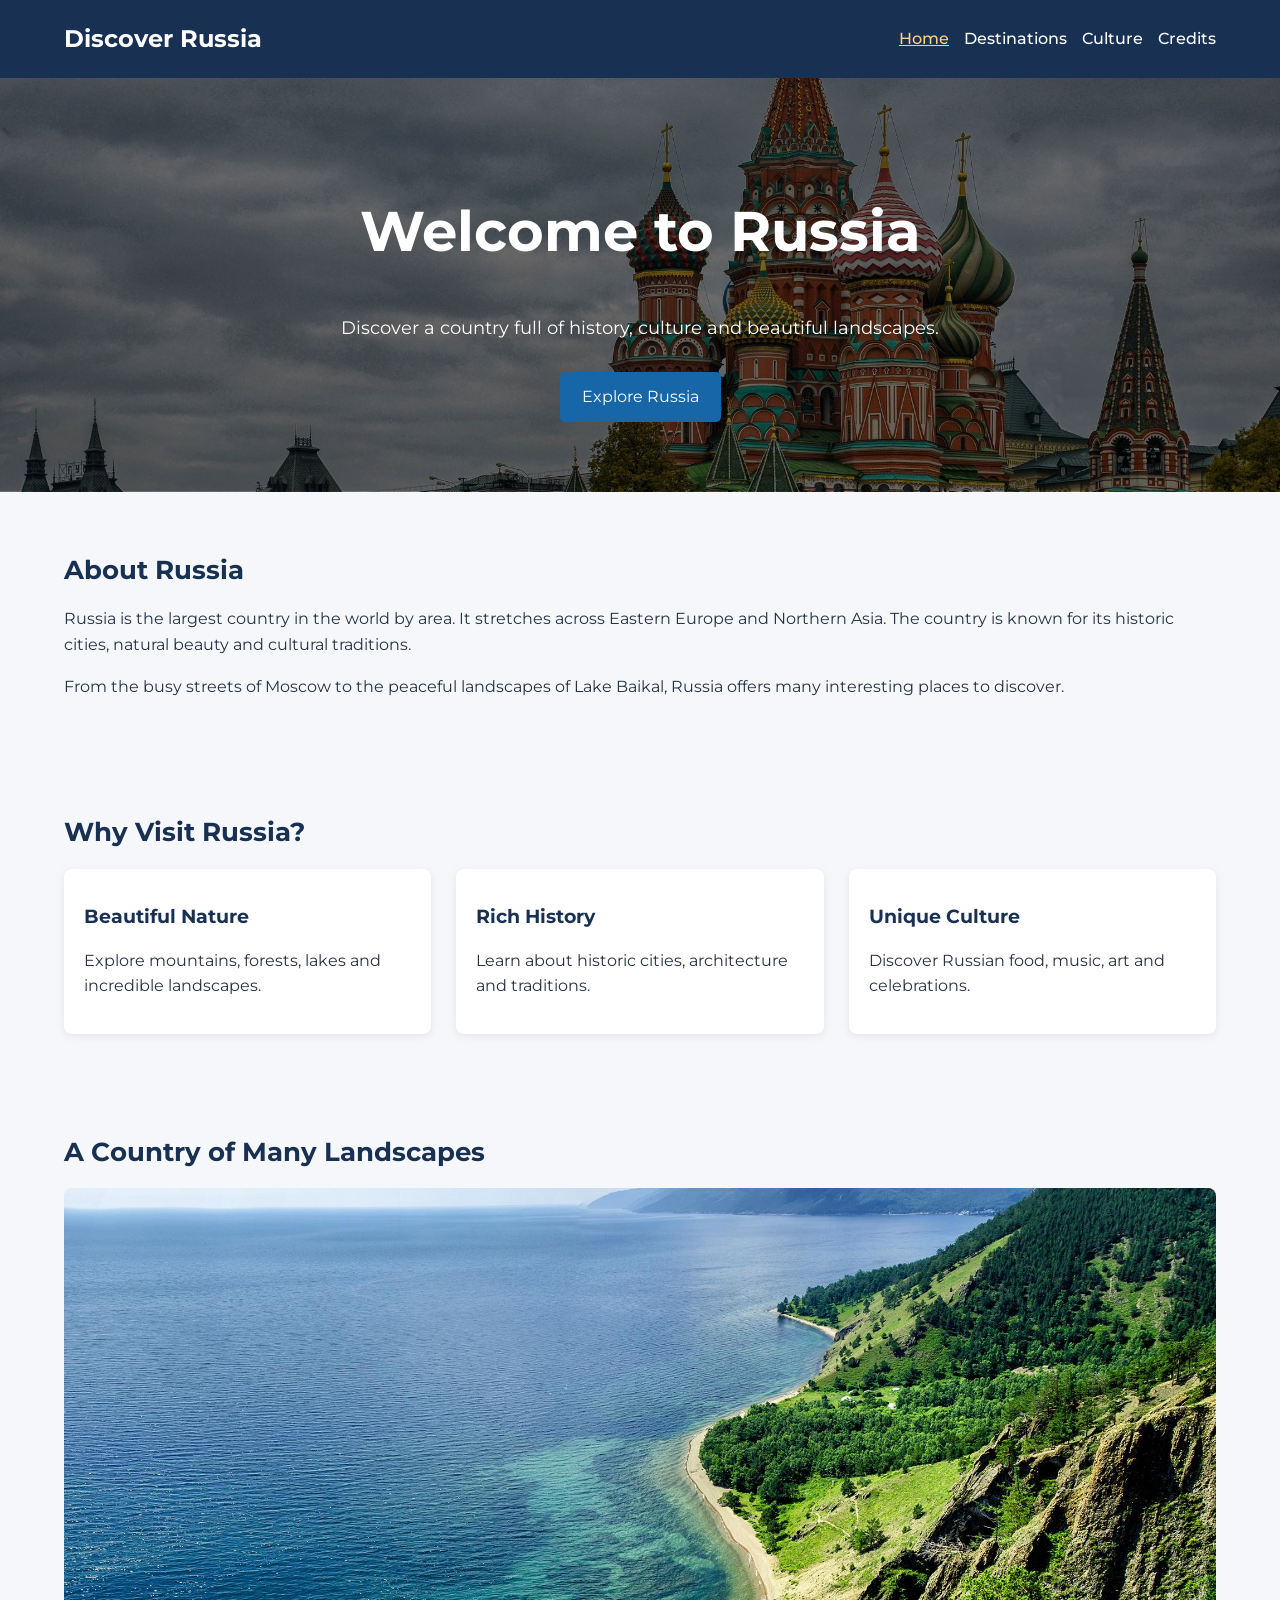
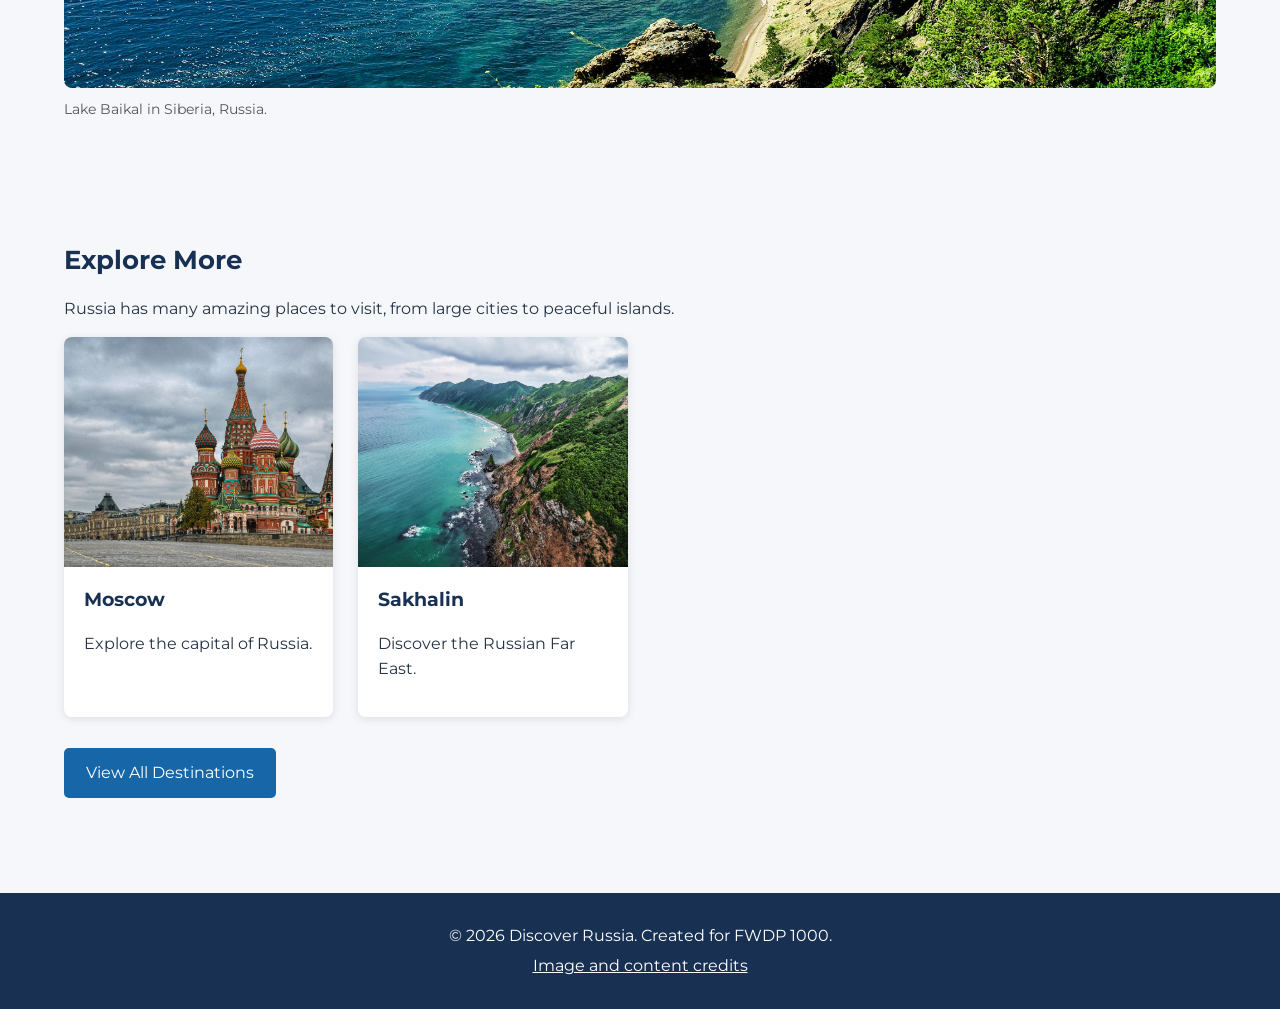
<file: index.html>
<!DOCTYPE html>
<html lang="en">
<head>
    <meta charset="UTF-8">
    <meta name="viewport" content="width=device-width, initial-scale=1.0">
    <meta name="description" content="Discover Russia, its beautiful landscapes, famous cities and unique culture.">
    <title>Discover Russia | Home</title>
    <link rel="icon" type="image/svg+xml" href="favicon/favicon.svg">
    <link rel="icon" type="image/x-icon" href="favicon/favicon.ico">
    <link rel="apple-touch-icon" sizes="180x180" href="favicon/apple-touch-icon.png">
    <link rel="stylesheet" href="css/style.css">
    
</head>
<body>

    <a class="skip-link" href="#main-content">Skip to content</a>

    <header class="site-header">
        <div class="header-container">
            <a class="logo" href="index.html">Discover Russia</a>

            <nav aria-label="Main navigation">
                <ul class="nav-list">
                    <li><a href="index.html" aria-current="page">Home</a></li>
                    <li><a href="destinations.html">Destinations</a></li>
                    <li><a href="culture.html">Culture</a></li>
                    <li><a href="credits.html">Credits</a></li>
                </ul>
            </nav>
        </div>
    </header>

    <main id="main-content">

        <section class="hero">
            <div class="hero-content">
                <h1>Welcome to Russia</h1>
                <p>Discover a country full of history, culture and beautiful landscapes.</p>
                <a class="button" href="destinations.html">Explore Russia</a>
            </div>
        </section>

        <section class="container section-spacing">
            <h2>About Russia</h2>

            <p>
                Russia is the largest country in the world by area.
                It stretches across Eastern Europe and Northern Asia.
                The country is known for its historic cities,
                natural beauty and cultural traditions.
            </p>

            <p>
                From the busy streets of Moscow to the peaceful
                landscapes of Lake Baikal, Russia offers many
                interesting places to discover.
            </p>
        </section>

        <section class="container section-spacing">
            <h2>Why Visit Russia?</h2>

            <div class="card-grid">

                <article class="card">
                    <h3>Beautiful Nature</h3>
                    <p>
                        Explore mountains, forests, lakes
                        and incredible landscapes.
                    </p>
                </article>

                <article class="card">
                    <h3>Rich History</h3>
                    <p>
                        Learn about historic cities,
                        architecture and traditions.
                    </p>
                </article>

                <article class="card">
                    <h3>Unique Culture</h3>
                    <p>
                        Discover Russian food, music,
                        art and celebrations.
                    </p>
                </article>

            </div>
        </section>

        <section class="container section-spacing">
            <h2>A Country of Many Landscapes</h2>

            <figure>
                <img
                    src="images/baikal.webp"
                    alt="Lake Baikal surrounded by mountains in Russia"
                    width="1200"
                    height="800"
                    loading="lazy"
                >
                <figcaption>Lake Baikal in Siberia, Russia.</figcaption>
            </figure>
        </section>

        <section class="container section-spacing">
            <h2>Explore More</h2>
            <p>
                Russia has many amazing places to visit,
                from large cities to peaceful islands.
            </p>

            <div class="destination-grid">

                <article class="destination-card">
                    <img
                        src="images/moscow.webp"
                        alt="Saint Basil's Cathedral in Moscow"
                        width="800"
                        height="600"
                        loading="lazy"
                    >
                    <div class="card-content">
                        <h3>Moscow</h3>
                        <p>Explore the capital of Russia.</p>
                    </div>
                </article>

                <article class="destination-card">
                    <img
                        src="images/sakhalin.webp"
                        alt="Natural coastline of Sakhalin Island"
                        width="800"
                        height="600"
                        loading="lazy"
                    >
                    <div class="card-content">
                        <h3>Sakhalin</h3>
                        <p>Discover the Russian Far East.</p>
                    </div>
                </article>

            </div>

            <p>
                <a class="button" href="destinations.html">
                    View All Destinations
                </a>
            </p>
        </section>

    </main>

    <footer class="site-footer">
        <p>&copy; 2026 Discover Russia. Created for FWDP 1000.</p>
        <p><a href="credits.html">Image and content credits</a></p>
    </footer>

</body>
</html>
</file>
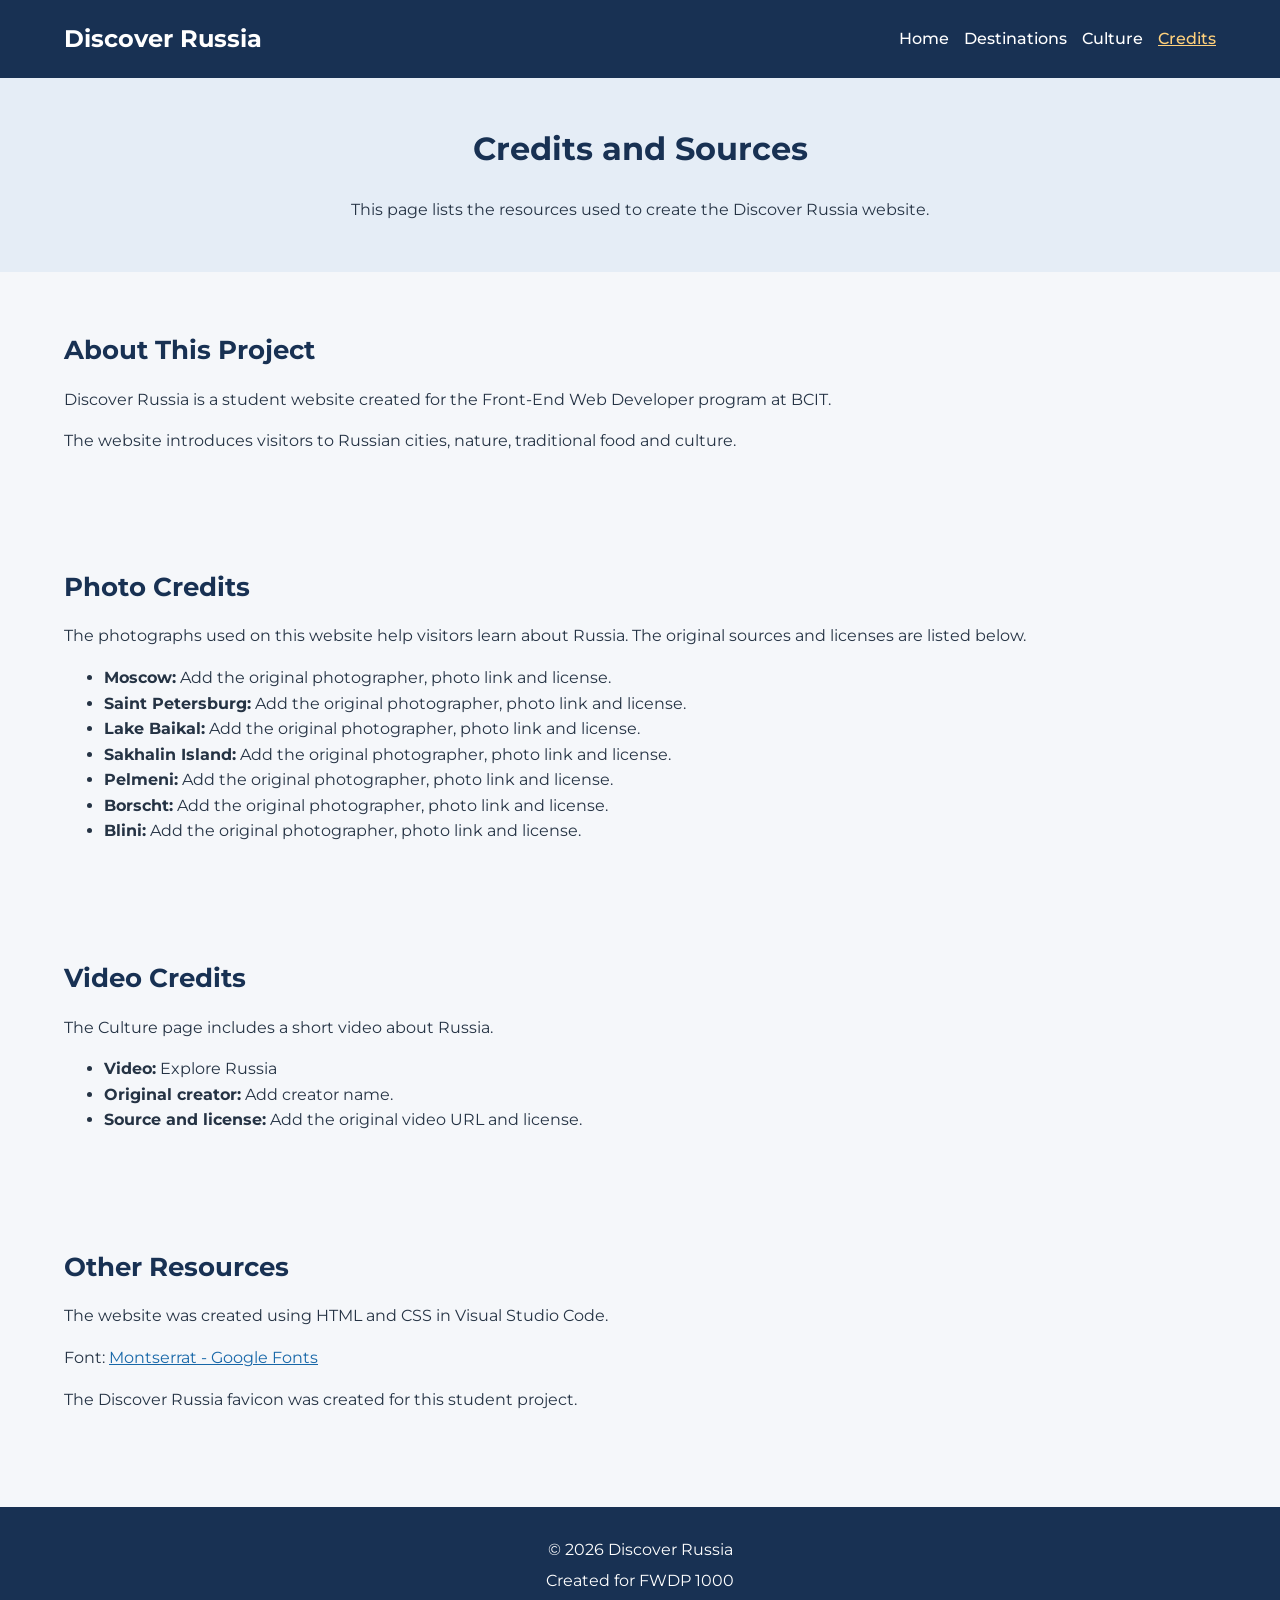
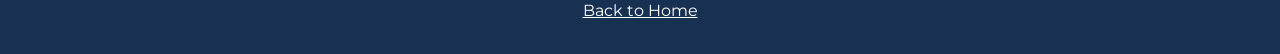
<file: credits.html>
<!DOCTYPE html>
<html lang="en">

<head>
    <meta charset="UTF-8">
    <meta name="viewport" content="width=device-width, initial-scale=1.0">
    <meta name="description" content="Sources and credits for the Discover Russia website.">
    <title>Credits | Discover Russia</title>

    <link rel="icon" type="image/svg+xml" href="favicon/favicon.svg">
    <link rel="icon" type="image/x-icon" href="favicon/favicon.ico">
    <link rel="apple-touch-icon" sizes="180x180" href="favicon/apple-touch-icon.png">
    <link rel="stylesheet" href="css/style.css">
</head>

<body>

    <a class="skip-link" href="#main-content">Skip to content</a>

    <header class="site-header">
        <div class="header-container">

            <a class="logo" href="index.html">Discover Russia</a>

            <nav aria-label="Main navigation">
                <ul class="nav-list">
                    <li><a href="index.html">Home</a></li>
                    <li><a href="destinations.html">Destinations</a></li>
                    <li><a href="culture.html">Culture</a></li>
                    <li><a href="credits.html" aria-current="page">Credits</a></li>
                </ul>
            </nav>

        </div>
    </header>

    <main id="main-content">

        <section class="page-intro">
            <div class="container">
                <h1>Credits and Sources</h1>
                <p>
                    This page lists the resources used
                    to create the Discover Russia website.
                </p>
            </div>
        </section>

        <section class="container section-spacing">

            <h2>About This Project</h2>

            <p>
                Discover Russia is a student website
                created for the Front-End Web Developer
                program at BCIT.
            </p>

            <p>
                The website introduces visitors to
                Russian cities, nature, traditional
                food and culture.
            </p>

        </section>

        <section class="container section-spacing">

            <h2>Photo Credits</h2>

            <p>
                The photographs used on this website
                help visitors learn about Russia.
                The original sources and licenses
                are listed below.
            </p>

            <ul class="credits-list">

                <li>
                    <strong>Moscow:</strong>
                    Add the original photographer,
                    photo link and license.
                </li>

                <li>
                    <strong>Saint Petersburg:</strong>
                    Add the original photographer,
                    photo link and license.
                </li>

                <li>
                    <strong>Lake Baikal:</strong>
                    Add the original photographer,
                    photo link and license.
                </li>

                <li>
                    <strong>Sakhalin Island:</strong>
                    Add the original photographer,
                    photo link and license.
                </li>

                <li>
                    <strong>Pelmeni:</strong>
                    Add the original photographer,
                    photo link and license.
                </li>

                <li>
                    <strong>Borscht:</strong>
                    Add the original photographer,
                    photo link and license.
                </li>

                <li>
                    <strong>Blini:</strong>
                    Add the original photographer,
                    photo link and license.
                </li>

            </ul>

        </section>

        <section class="container section-spacing">

            <h2>Video Credits</h2>

            <p>
                The Culture page includes a short
                video about Russia.
            </p>

            <ul class="credits-list">
                <li>
                    <strong>Video:</strong> Explore Russia
                </li>
                <li>
                    <strong>Original creator:</strong>
                    Add creator name.
                </li>
                <li>
                    <strong>Source and license:</strong>
                    Add the original video URL and license.
                </li>
            </ul>

        </section>

        <section class="container section-spacing">

            <h2>Other Resources</h2>

            <p>
                The website was created using
                HTML and CSS in Visual Studio Code.
            </p>

            <p>
                Font:
                <a href="https://fonts.google.com/specimen/Montserrat"
                   target="_blank"
                   rel="noopener noreferrer">
                    Montserrat - Google Fonts
                </a>
            </p>

            <p>
                The Discover Russia favicon was
                created for this student project.
            </p>

        </section>

    </main>

    <footer class="site-footer">
        <p>&copy; 2026 Discover Russia</p>
        <p>Created for FWDP 1000</p>
        <p><a href="index.html">Back to Home</a></p>
    </footer>

</body>
</html>
</file>
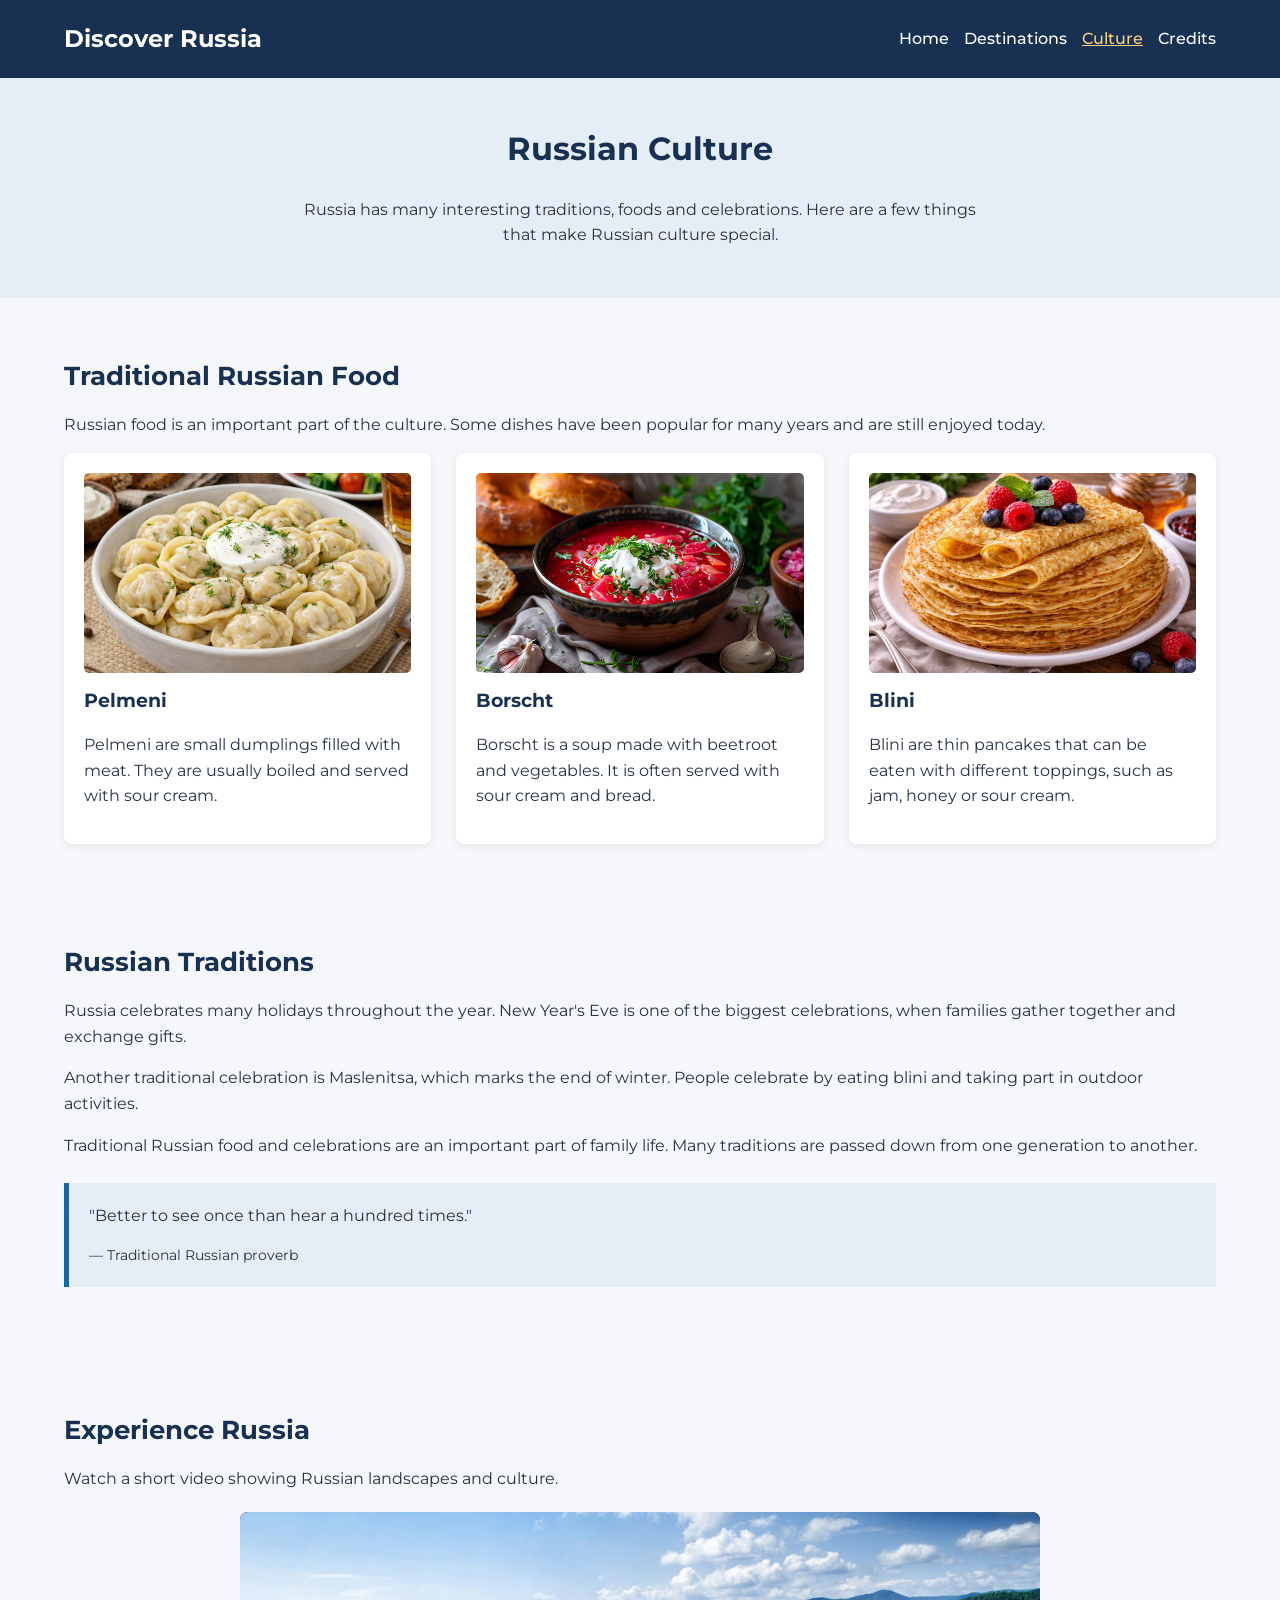
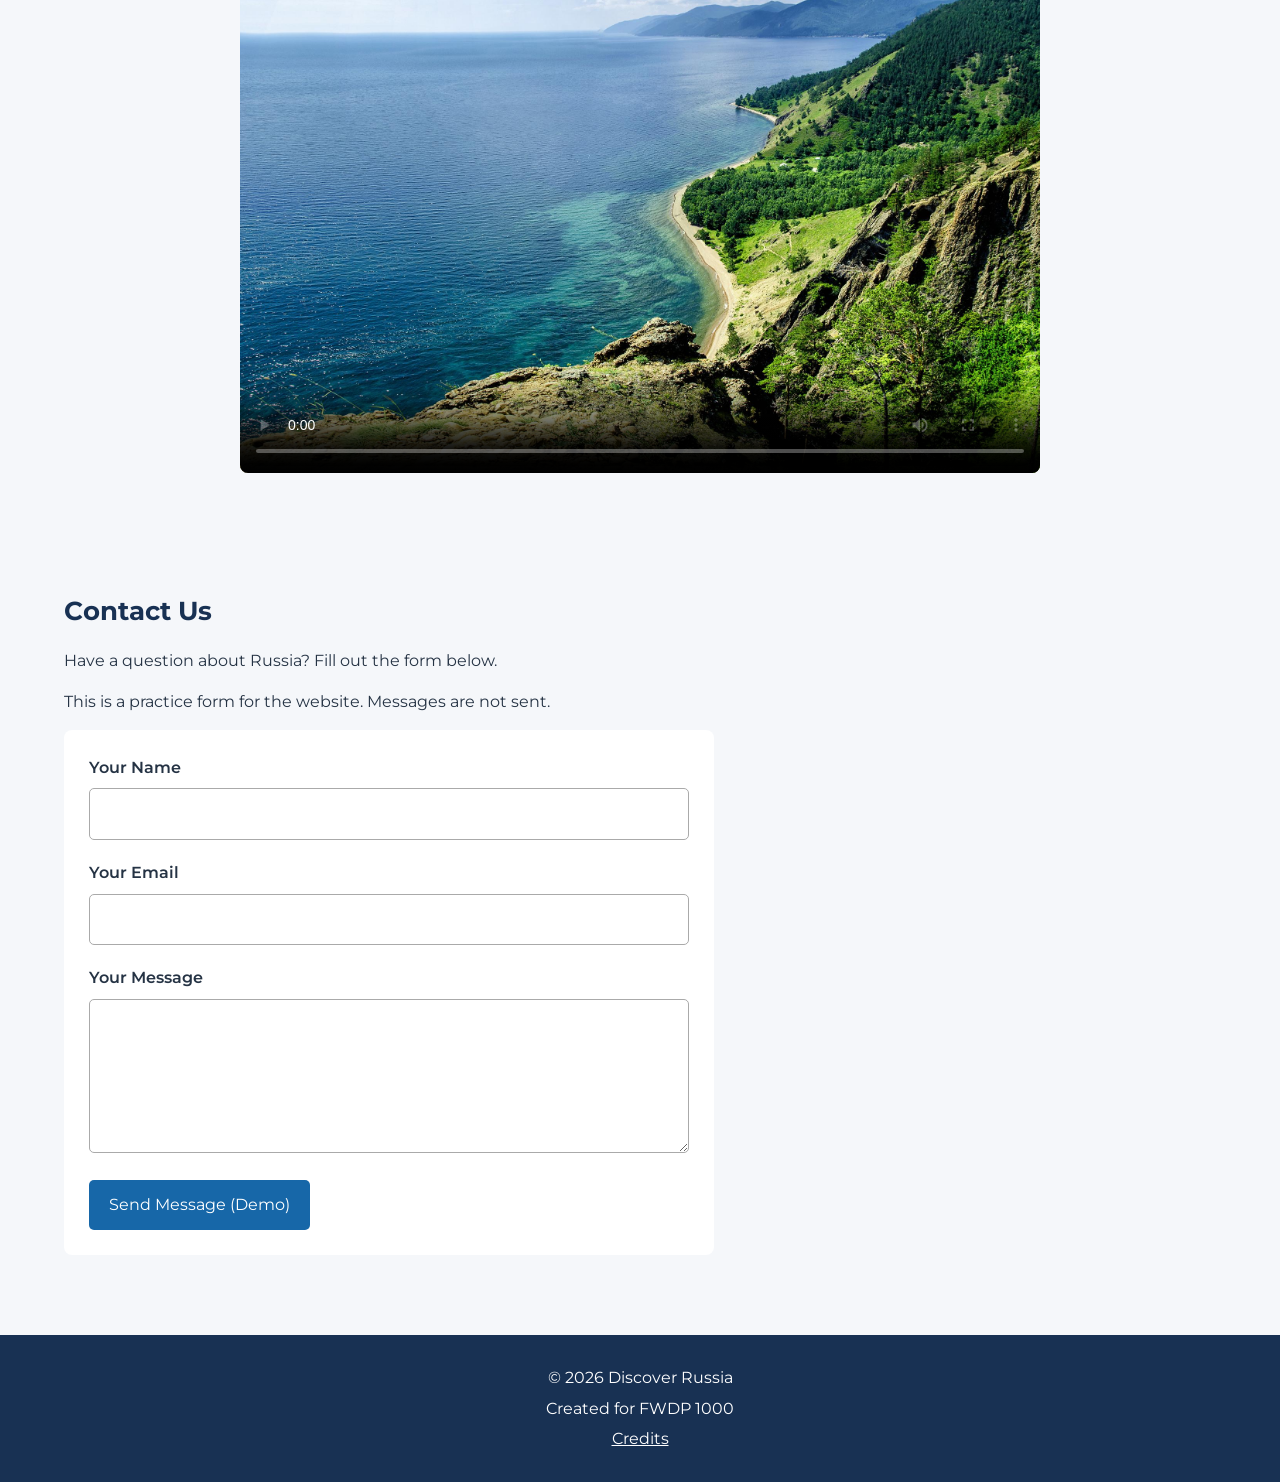
<file: culture.html>
<!DOCTYPE html>
<html lang="en">

<head>
    <meta charset="UTF-8">
    <meta name="viewport" content="width=device-width, initial-scale=1.0">
    <meta name="description" content="Learn about Russian food, traditions and culture.">
    <title>Culture | Discover Russia</title>
    <link rel="icon" type="image/svg+xml" href="favicon/favicon.svg">
    <link rel="icon" type="image/x-icon" href="favicon/favicon.ico">
    <link rel="apple-touch-icon" sizes="180x180" href="favicon/apple-touch-icon.png">
    <link rel="stylesheet" href="css/style.css">
    
</head>

<body>

    <a class="skip-link" href="#main-content">Skip to content</a>

    <!-- Header -->
    <header class="site-header">
        <div class="header-container">

            <a class="logo" href="index.html">Discover Russia</a>

            <nav aria-label="Main navigation">
                <ul class="nav-list">
                    <li><a href="index.html">Home</a></li>
                    <li><a href="destinations.html">Destinations</a></li>
                    <li><a href="culture.html" aria-current="page">Culture</a></li>
                    <li><a href="credits.html">Credits</a></li>
                </ul>
            </nav>

        </div>
    </header>

    <!-- Main Content -->
    <main id="main-content">

        <section class="page-intro">
            <div class="container">
                <h1>Russian Culture</h1>
                <p>
                    Russia has many interesting traditions,
                    foods and celebrations.
                    Here are a few things that make
                    Russian culture special.
                </p>
            </div>
        </section>

        <!-- Traditional Food -->
        <section class="container section-spacing">

            <h2>Traditional Russian Food</h2>

            <p>
                Russian food is an important part of the culture.
                Some dishes have been popular for many years
                and are still enjoyed today.
            </p>

            <div class="card-grid">

                <article class="card">
                    <img src="images/pelmeni.webp"
                         alt="Russian pelmeni dumplings"
                         loading="lazy">

                    <h3>Pelmeni</h3>

                    <p>
                        Pelmeni are small dumplings filled
                        with meat. They are usually boiled
                        and served with sour cream.
                    </p>
                </article>

                <article class="card">
                    <img src="images/borscht.webp"
                         alt="A bowl of borscht soup"
                         loading="lazy">

                    <h3>Borscht</h3>

                    <p>
                        Borscht is a soup made with beetroot
                        and vegetables. It is often served
                        with sour cream and bread.
                    </p>
                </article>

                <article class="card">
                    <img src="images/blini.webp"
                         alt="Traditional Russian blini"
                         loading="lazy">

                    <h3>Blini</h3>

                    <p>
                        Blini are thin pancakes that can be
                        eaten with different toppings,
                        such as jam, honey or sour cream.
                    </p>
                </article>

            </div>
        </section>

        <!-- Traditions -->
        <section class="container section-spacing">

            <h2>Russian Traditions</h2>

            <p>
                Russia celebrates many holidays throughout
                the year. New Year's Eve is one of the
                biggest celebrations, when families
                gather together and exchange gifts.
            </p>

            <p>
                Another traditional celebration is
                Maslenitsa, which marks the end of winter.
                People celebrate by eating blini
                and taking part in outdoor activities.
            </p>

            <p>
                Traditional Russian food and celebrations
                are an important part of family life.
                Many traditions are passed down from
                one generation to another.
            </p>

        

            <blockquote>
                <p>
                    "Better to see once than hear a hundred times."
                </p>
                <footer>— Traditional Russian proverb</footer>
            </blockquote>

        </section>

        <!-- Video -->
        <section class="container section-spacing">

            <h2>Experience Russia</h2>

            <p>
                Watch a short video showing Russian
                landscapes and culture.
            </p>

            <video controls preload="metadata"
                   poster="images/baikal.webp">

                <source src="media/explore-russia.mp4"
                        type="video/mp4">

                Your browser does not support the video tag.
            </video>

        </section>

        <!-- Contact Form -->
        <section class="container section-spacing">

            <h2>Contact Us</h2>

            <p>
                Have a question about Russia?
                Fill out the form below.
            </p>

            <p id="form-note">
                This is a practice form for the website.
                Messages are not sent.
            </p>

            <form class="contact-form" aria-describedby="form-note">

                <div class="form-group">
                    <label for="name">Your Name</label>
                    <input type="text"
                           id="name"
                           name="name"
                           autocomplete="name"
                           required>
                </div>

                <div class="form-group">
                    <label for="email">Your Email</label>
                    <input type="email"
                           id="email"
                           name="email"
                           autocomplete="email"
                           required>
                </div>

                <div class="form-group">
                    <label for="message">Your Message</label>
                    <textarea id="message"
                              name="message"
                              rows="5"
                              required></textarea>
                </div>

                <button type="button">Send Message (Demo)</button>

            </form>

        </section>

    </main>

    <!-- Footer -->
    <footer class="site-footer">
        <p>&copy; 2026 Discover Russia</p>
        <p>Created for FWDP 1000</p>
        <p><a href="credits.html">Credits</a></p>
    </footer>

</body>
</html>
</file>
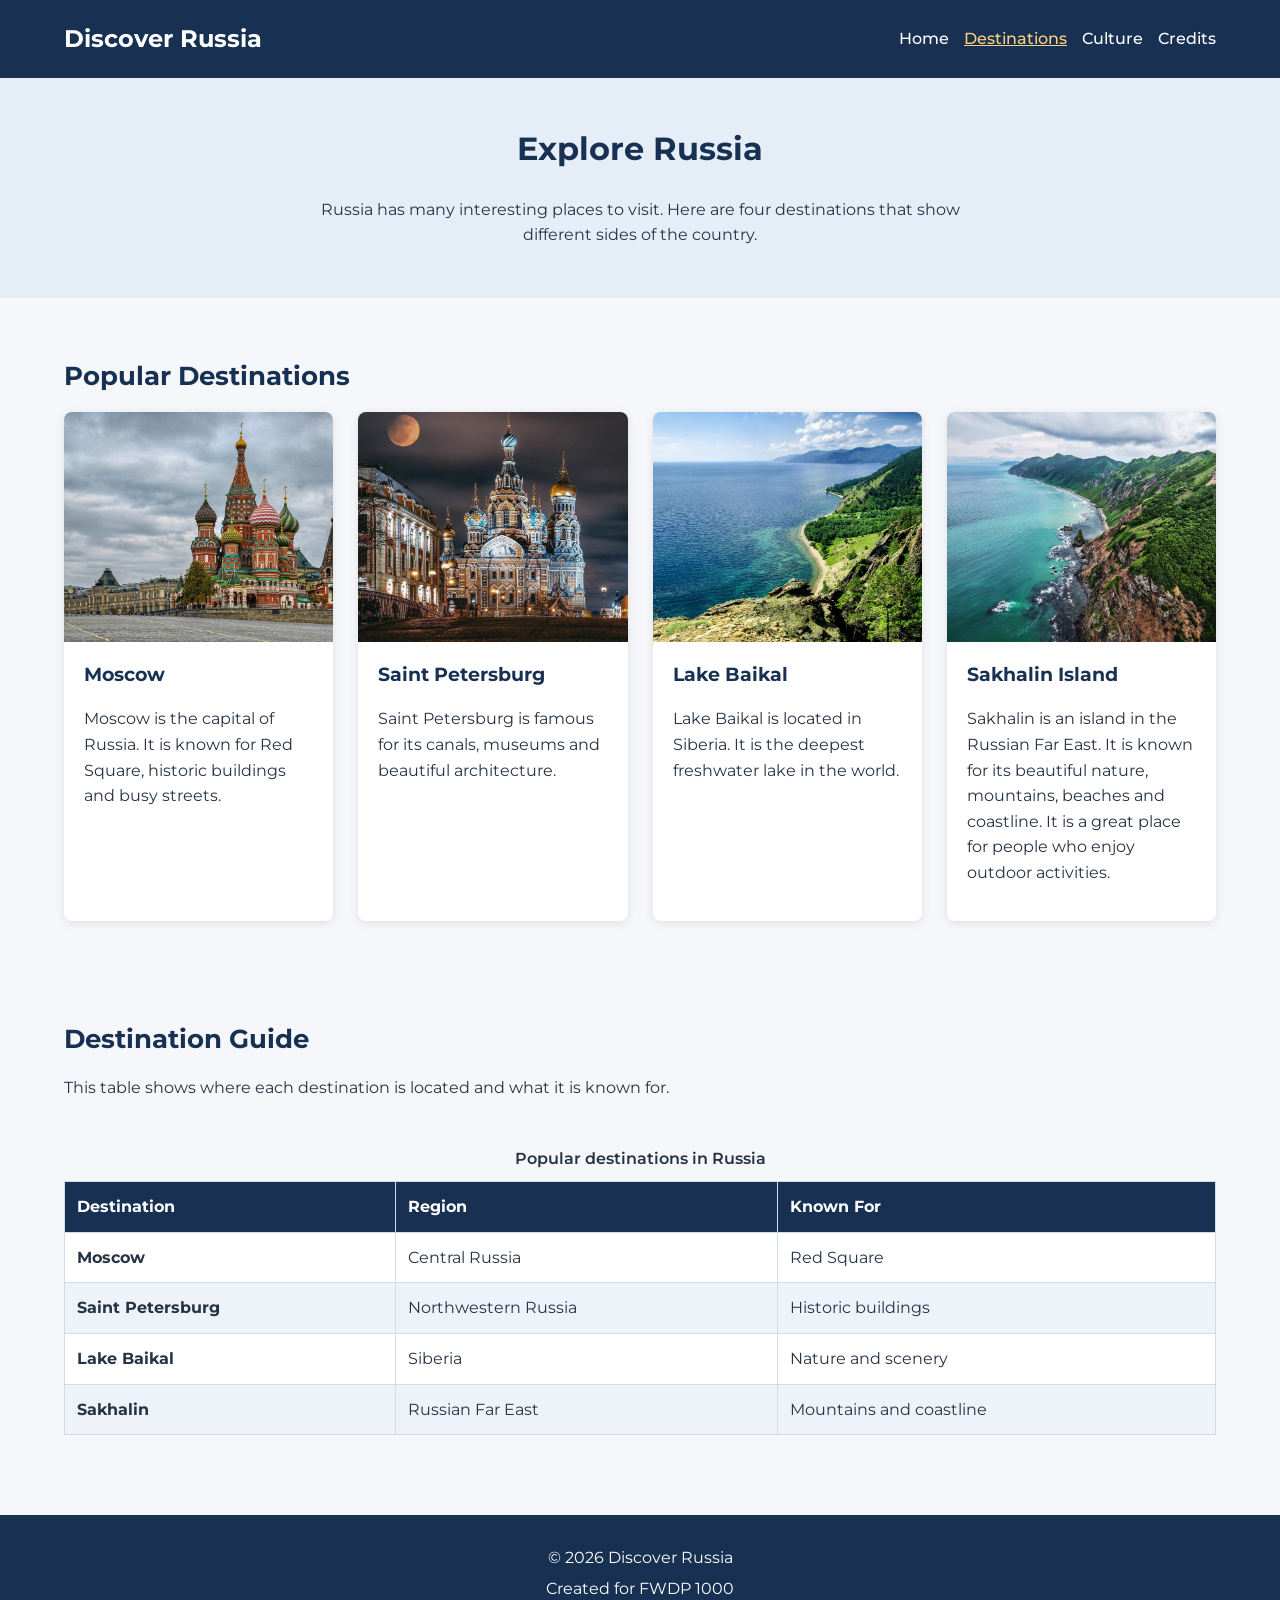
<file: destinations.html>
<!DOCTYPE html>
<html lang="en">

<head>
    <meta charset="UTF-8">
    <meta name="viewport" content="width=device-width, initial-scale=1.0">
    <meta name="description" content="Explore famous cities and natural places in Russia.">
    <title>Destinations | Discover Russia</title>
    <link rel="icon" type="image/svg+xml" href="favicon/favicon.svg">
    <link rel="icon" type="image/x-icon" href="favicon/favicon.ico">
    <link rel="apple-touch-icon" sizes="180x180" href="favicon/apple-touch-icon.png">
    <link rel="stylesheet" href="css/style.css">

</head>

<body>

    <a class="skip-link" href="#main-content">Skip to content</a>

    <header class="site-header">
        <div class="header-container">

            <a class="logo" href="index.html">Discover Russia</a>

            <nav aria-label="Main navigation">
                <ul class="nav-list">
                    <li><a href="index.html">Home</a></li>
                    <li><a href="destinations.html" aria-current="page">Destinations</a></li>
                    <li><a href="culture.html">Culture</a></li>
                    <li><a href="credits.html">Credits</a></li>
                </ul>
            </nav>

        </div>
    </header>

    <main id="main-content">

        <section class="page-intro">
            <div class="container">
                <h1>Explore Russia</h1>
                <p>
                    Russia has many interesting places to visit.
                    Here are four destinations that show different
                    sides of the country.
                </p>
            </div>
        </section>

        <section class="container section-spacing">

            <h2>Popular Destinations</h2>

            <div class="destination-grid">

                <article class="destination-card">
                    <img src="images/moscow.webp"
                         alt="Saint Basil's Cathedral in Moscow">

                    <div class="card-content">
                        <h3>Moscow</h3>
                        <p>
                            Moscow is the capital of Russia.
                            It is known for Red Square,
                            historic buildings and busy streets.
                        </p>
                    </div>
                </article>

                <article class="destination-card">
                    <img src="images/saint-petersburg.webp"
                         alt="Historic buildings in Saint Petersburg">

                    <div class="card-content">
                        <h3>Saint Petersburg</h3>
                        <p>
                            Saint Petersburg is famous for its
                            canals, museums and beautiful architecture.
                        </p>
                    </div>
                </article>

                <article class="destination-card">
                    <img src="images/baikal.webp"
                         alt="Lake Baikal surrounded by mountains">

                    <div class="card-content">
                        <h3>Lake Baikal</h3>
                        <p>
                            Lake Baikal is located in Siberia.
                            It is the deepest freshwater lake
                            in the world.
                        </p>
                    </div>
                </article>

                <article class="destination-card">
                    <img src="images/sakhalin.webp"
                         alt="Green mountains and coastline of Sakhalin">

                    <div class="card-content">
                        <h3>Sakhalin Island</h3>
                        <p>
                            Sakhalin is an island in the Russian
                            Far East. It is known for its beautiful
                            nature, mountains, beaches and coastline.
                            It is a great place for people who enjoy
                            outdoor activities.
                        </p>
                    </div>
                </article>

            </div>

        </section>

        <section class="container section-spacing">

            <h2>Destination Guide</h2>

            <p>
                This table shows where each destination
                is located and what it is known for.
            </p>

            <div class="table-wrapper">
                <table>
                    <caption>Popular destinations in Russia</caption>

                    <thead>
                        <tr>
                            <th scope="col">Destination</th>
                            <th scope="col">Region</th>
                            <th scope="col">Known For</th>
                        </tr>
                    </thead>

                    <tbody>
                        <tr>
                            <th scope="row">Moscow</th>
                            <td>Central Russia</td>
                            <td>Red Square</td>
                        </tr>

                        <tr>
                            <th scope="row">Saint Petersburg</th>
                            <td>Northwestern Russia</td>
                            <td>Historic buildings</td>
                        </tr>

                        <tr>
                            <th scope="row">Lake Baikal</th>
                            <td>Siberia</td>
                            <td>Nature and scenery</td>
                        </tr>

                        <tr>
                            <th scope="row">Sakhalin</th>
                            <td>Russian Far East</td>
                            <td>Mountains and coastline</td>
                        </tr>
                    </tbody>
                </table>
            </div>

        </section>

    </main>

    <footer class="site-footer">
        <p>&copy; 2026 Discover Russia</p>
        <p>Created for FWDP 1000</p>
    </footer>

</body>
</html>
</file>
<file: css/style.css>
@import url('https://fonts.googleapis.com/css2?family=Montserrat:wght@400;500;600;700&display=swap');

/* General Styles */

* {
    box-sizing: border-box;
}

body {
    margin: 0;
    font-family: 'Montserrat', Arial, sans-serif;
    background-color: #f5f7fa;
    color: #253344;
    line-height: 1.6;
}

img {
    display: block;
    max-width: 100%;
    height: auto;
}

h1, h2, h3 {
    color: #183153;
    line-height: 1.3;
}

h1 {
    font-size: 2rem;
}

h2 {
    font-size: 1.6rem;
    margin-bottom: 20px;
}

h3 {
    font-size: 1.2rem;
}

p {
    margin-bottom: 15px;
}

a {
    color: #1767a8;
}

.container {
    width: 90%;
    max-width: 1200px;
    margin: 0 auto;
}

.section-spacing {
    padding-top: 40px;
    padding-bottom: 40px;
}

/* Accessibility */

.skip-link {
    position: absolute;
    left: -9999px;
    top: 10px;
    background-color: white;
    padding: 10px;
    z-index: 10;
}

.skip-link:focus {
    left: 10px;
}

a:focus-visible,
button:focus-visible,
input:focus-visible,
textarea:focus-visible {
    outline: 3px solid #e3a132;
    outline-offset: 3px;
}

/* Header and Navigation */

.site-header {
    background-color: #183153;
    padding: 20px 0;
}

.header-container {
    width: 90%;
    max-width: 1200px;
    margin: 0 auto;
    display: flex;
    flex-direction: column;
    align-items: center;
    gap: 15px;
}

.logo {
    color: white;
    text-decoration: none;
    font-size: 1.5rem;
    font-weight: 700;
}

.nav-list {
    display: flex;
    flex-wrap: wrap;
    justify-content: center;
    gap: 15px;
    padding: 0;
    margin: 0;
    list-style: none;
}

.nav-list a {
    color: white;
    text-decoration: none;
    font-weight: 500;
}

.nav-list a:hover,
.nav-list a[aria-current="page"] {
    color: #ffd17c;
    text-decoration: underline;
}

/* Page Heading */

.page-intro {
    background-color: #e5edf6;
    padding: 50px 0;
    text-align: center;
}

.page-intro h1 {
    margin-top: 0;
}

.page-intro p {
    max-width: 700px;
    margin: 0 auto;
}

/* Home Page */

.hero {
    min-height: 400px;
    padding: 70px 20px;
    display: flex;
    justify-content: center;
    align-items: center;
    text-align: center;
    background-image:
        linear-gradient(
            rgba(0, 0, 0, 0.55),
            rgba(0, 0, 0, 0.55)
        ),
        url("../images/moscow.webp");
    background-size: cover;
    background-position: center;
}

.hero-content {
    max-width: 750px;
}

.hero h1 {
    color: white;
    font-size: 2.3rem;
}

.hero p {
    color: white;
    font-size: 1.1rem;
}

.button {
    display: inline-block;
    padding: 12px 22px;
    background-color: #1767a8;
    color: white;
    text-decoration: none;
    border-radius: 5px;
    margin-top: 15px;
}

.button:hover {
    background-color: #124e80;
}

/* Food Cards */

.card-grid {
    display: grid;
    grid-template-columns: 1fr;
    gap: 25px;
}

.card {
    background-color: white;
    padding: 20px;
    border-radius: 8px;
    box-shadow: 0 2px 8px rgba(0, 0, 0, 0.08);
}

.card img {
    width: 100%;
    height: 200px;
    object-fit: cover;
    border-radius: 5px;
}

.card h3 {
    margin-top: 15px;
}

/* Destination Cards */

.destination-grid {
    display: grid;
    grid-template-columns: 1fr;
    gap: 25px;
}

.destination-card {
    background-color: white;
    border-radius: 8px;
    overflow: hidden;
    box-shadow: 0 2px 10px rgba(0, 0, 0, 0.1);
}

.destination-card img {
    width: 100%;
    height: 230px;
    object-fit: cover;
}

.card-content {
    padding: 20px;
}

.card-content h3 {
    margin-top: 0;
}

/* Images */

figure {
    margin: 20px 0;
}

figure img {
    width: 100%;
    max-height: 500px;
    object-fit: cover;
    border-radius: 8px;
}

figcaption {
    margin-top: 10px;
    color: #555;
    font-size: 0.9rem;
}

/* Table */

.table-wrapper {
    overflow-x: auto;
}

table {
    width: 100%;
    border-collapse: collapse;
    background-color: white;
    margin-top: 20px;
}

caption {
    padding: 10px;
    font-weight: 600;
}

th, td {
    border: 1px solid #d2dce6;
    padding: 12px;
    text-align: left;
}

thead {
    background-color: #183153;
    color: white;
}

tbody tr:nth-child(even) {
    background-color: #edf3f9;
}

/* Traditions */

blockquote {
    margin: 25px 0;
    padding: 20px;
    background-color: #e5edf6;
    border-left: 5px solid #1767a8;
}

blockquote p {
    margin-top: 0;
}

blockquote footer {
    font-size: 0.9rem;
}

/* Video */

video {
    display: block;
    width: 100%;
    max-width: 800px;
    height: auto;
    margin: 20px auto;
    border-radius: 8px;
    background-color: #000;
}

/* Contact Form */

.contact-form {
    max-width: 650px;
    padding: 25px;
    background-color: white;
    border-radius: 8px;
}

.form-group {
    margin-bottom: 20px;
}

.form-group label {
    display: block;
    margin-bottom: 8px;
    font-weight: 600;
}

.form-group input,
.form-group textarea {
    width: 100%;
    padding: 12px;
    border: 1px solid #aaa;
    border-radius: 5px;
    font: inherit;
}

.contact-form button {
    background-color: #1767a8;
    color: white;
    border: none;
    padding: 12px 20px;
    border-radius: 5px;
    font: inherit;
}

/* Footer */

.site-footer {
    background-color: #183153;
    color: white;
    text-align: center;
    padding: 25px 15px;
    margin-top: 40px;
}

.site-footer p {
    margin: 5px 0;
}

.site-footer a {
    color: white;
}

/* Tablet */

@media (min-width: 700px) {

    .header-container {
        flex-direction: row;
        justify-content: space-between;
    }

    .card-grid {
        grid-template-columns: repeat(2, 1fr);
    }

    .destination-grid {
        grid-template-columns: repeat(2, 1fr);
    }

    .hero h1 {
        font-size: 3rem;
    }

}

/* Desktop */

@media (min-width: 1100px) {

    .card-grid {
        grid-template-columns: repeat(3, 1fr);
    }

    .destination-grid {
        grid-template-columns: repeat(4, 1fr);
    }

    .hero h1 {
        font-size: 3.5rem;
    }

}
</file>
